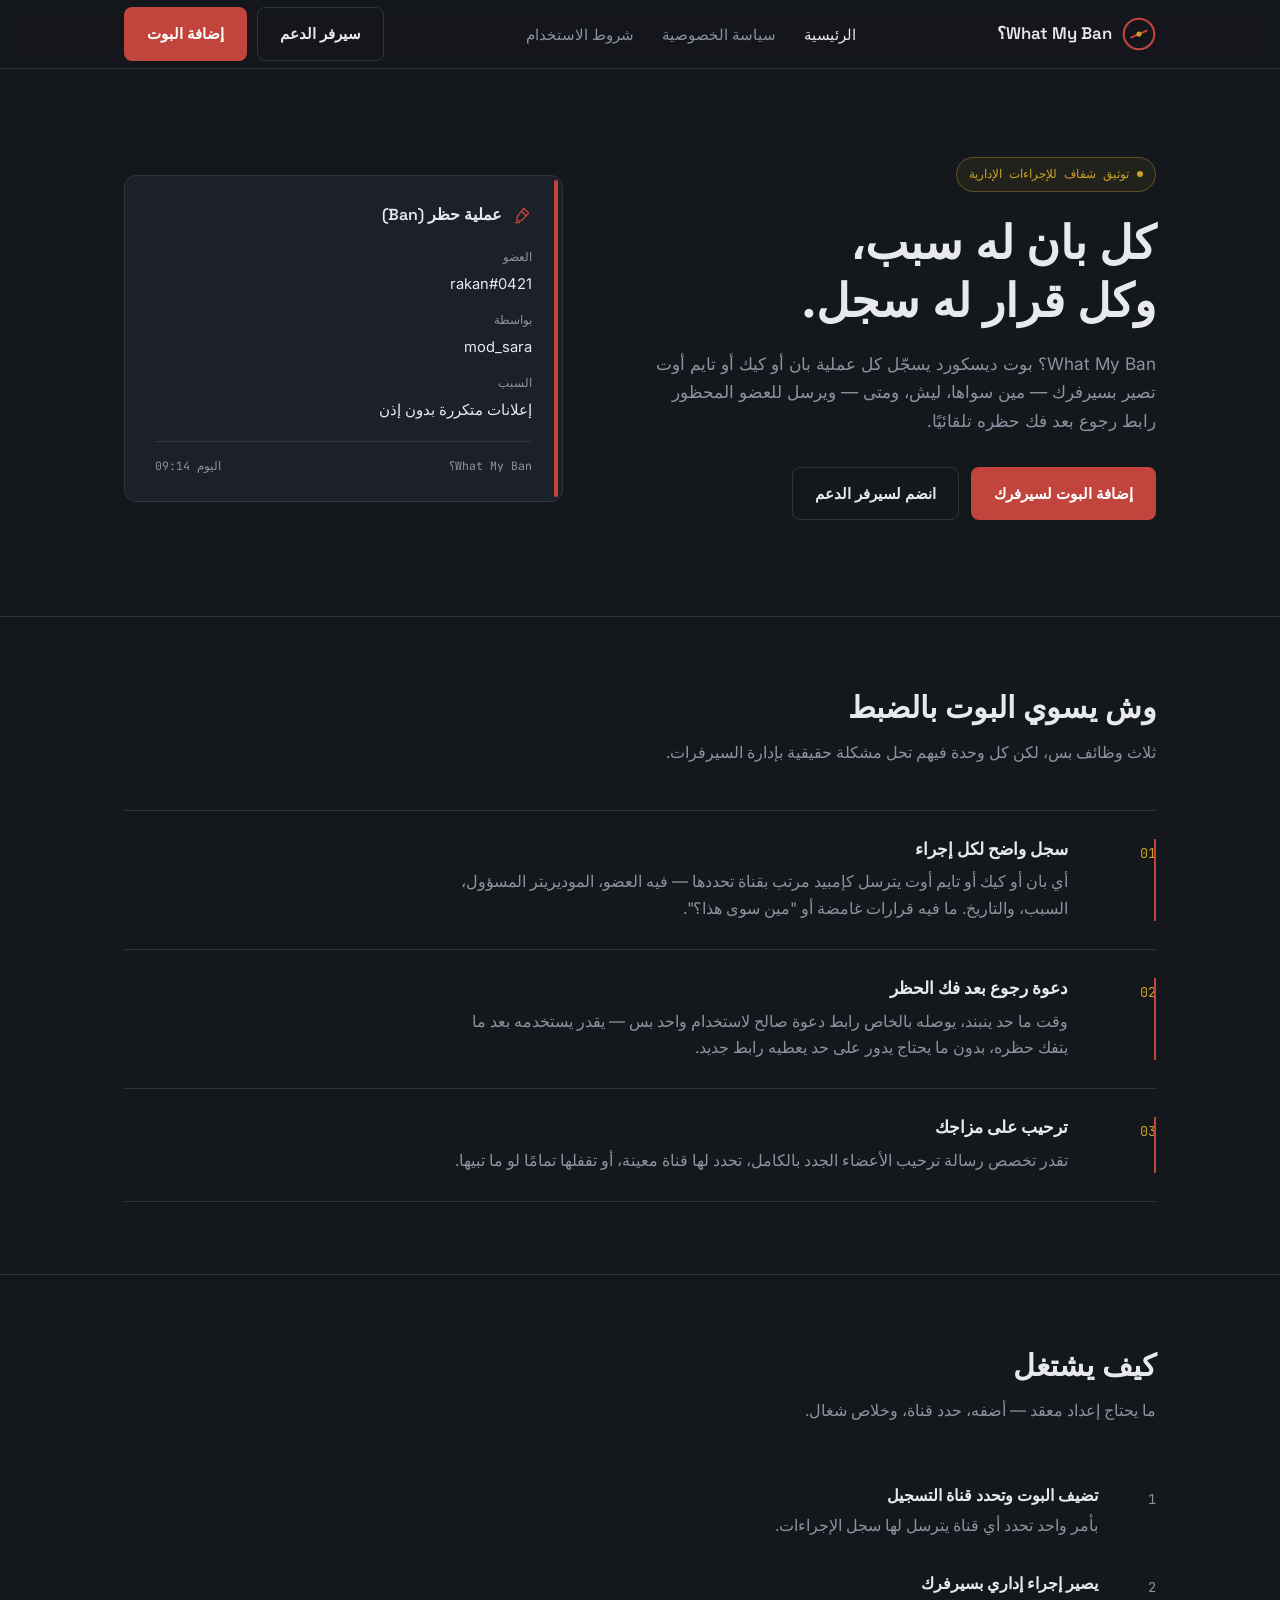
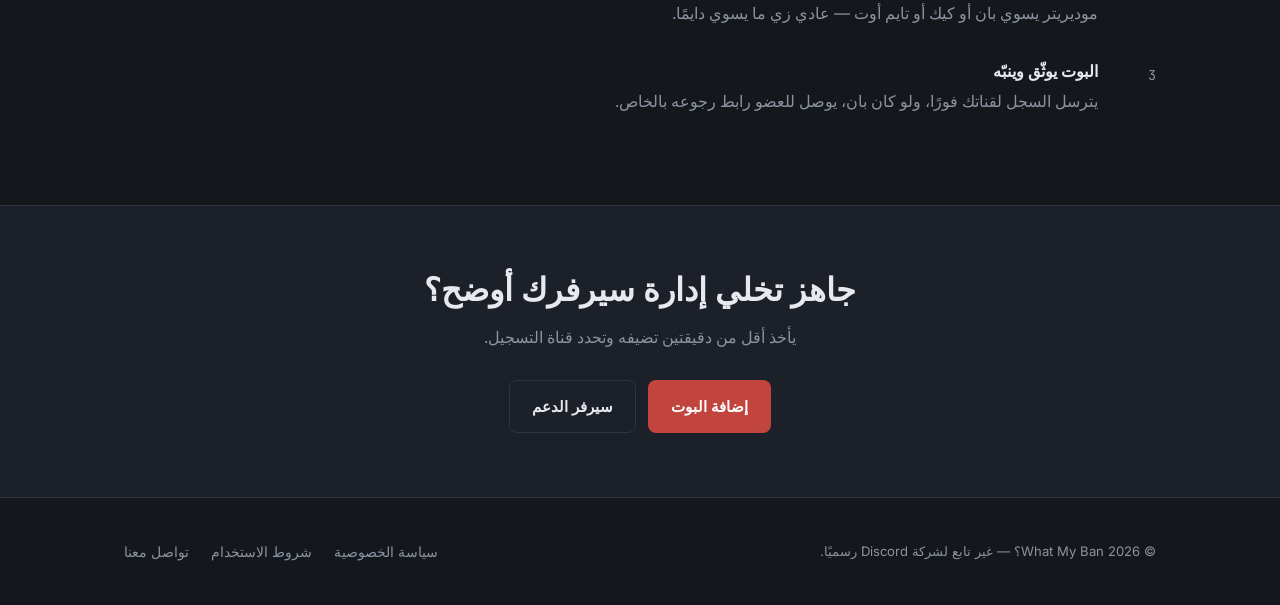
<file: index.html>
<!DOCTYPE html>
<html lang="ar" dir="rtl">
<head>
<meta charset="UTF-8">
<meta name="viewport" content="width=device-width, initial-scale=1.0">
<title>What My Ban؟ — بوت توثيق البان والكيك والتايم أوت لديسكورد</title>
<meta name="description" content="What My Ban؟ بوت ديسكورد يوثّق كل عملية بان أو كيك أو تايم أوت بسجل واضح، ويرسل للمحظورين دعوة رجوع بعد فك الحظر.">
<link rel="preconnect" href="https://fonts.googleapis.com">
<link rel="preconnect" href="https://fonts.gstatic.com" crossorigin>
<link href="https://fonts.googleapis.com/css2?family=Space+Grotesk:wght@500;600;700&family=Inter:wght@400;500;600&family=JetBrains+Mono:wght@400;500&display=swap" rel="stylesheet">
<link rel="stylesheet" href="css/style.css">
</head>
<body>

<!--
  ملاحظة: بدّل الرابطين اللي فيهم YOUR_ بروابط بوتك الفعلية.
  1) رابط سيرفر الدعم (Discord Invite)
  2) رابط إضافة البوت (OAuth2 - نفس اللي استخدمته وقت الدعوة لسيرفرك)
-->

<nav class="nav">
  <div class="container">
    <a href="index.html" class="brand">
      <svg class="brand-mark" viewBox="0 0 40 40" fill="none" xmlns="http://www.w3.org/2000/svg" aria-hidden="true">
        <circle cx="20" cy="20" r="18" stroke="#C1443D" stroke-width="2.5"/>
        <path d="M11 24L29 16" stroke="#C1443D" stroke-width="2.5" stroke-linecap="round"/>
        <circle cx="20" cy="20" r="3" fill="#C9A227"/>
      </svg>
      <span>What My Ban؟</span>
    </a>

    <ul class="nav-links">
      <li><a href="index.html" aria-current="page">الرئيسية</a></li>
      <li><a href="privacy.html">سياسة الخصوصية</a></li>
      <li><a href="terms.html">شروط الاستخدام</a></li>
    </ul>

    <div class="nav-actions">
      <a class="btn btn-ghost" href="https://discord.gg/YOUR_INVITE_CODE" target="_blank" rel="noopener">سيرفر الدعم</a>
      <a class="btn btn-primary" href="https://discord.com/api/oauth2/authorize?client_id=1549081601906974780&permissions=1101927424208&scope=bot%20applications.commands" target="_blank" rel="noopener">إضافة البوت</a>
      <button class="nav-toggle" aria-label="فتح القائمة" aria-expanded="false">
        <svg width="20" height="20" viewBox="0 0 24 24" fill="none"><path d="M4 6h16M4 12h16M4 18h16" stroke="currentColor" stroke-width="2" stroke-linecap="round"/></svg>
      </button>
    </div>
  </div>
</nav>

<header class="hero">
  <div class="container">
    <div>
      <span class="tag">توثيق شفاف للإجراءات الإدارية</span>
      <h1>كل بان له سبب،<br>وكل قرار له سجل.</h1>
      <p class="hero-lead">
        What My Ban؟ بوت ديسكورد يسجّل كل عملية بان أو كيك أو تايم أوت تصير بسيرفرك — مين سواها، ليش، ومتى —
        ويرسل للعضو المحظور رابط رجوع بعد فك حظره تلقائيًا.
      </p>
      <div class="hero-actions">
        <a class="btn btn-primary" href="https://discord.com/api/oauth2/authorize?client_id=1549081601906974780&permissions=1101927424208&scope=bot%20applications.commands" target="_blank" rel="noopener">
          إضافة البوت لسيرفرك
        </a>
        <a class="btn btn-ghost" href="https://discord.gg/YOUR_INVITE_CODE" target="_blank" rel="noopener">
          انضم لسيرفر الدعم
        </a>
      </div>
    </div>

    <div class="log-card" aria-hidden="true">
      <div class="log-card-inner">
        <div class="log-card-head">
          <svg class="log-card-icon" viewBox="0 0 24 24" fill="none"><path d="M14 4l6 6-8.5 8.5a2 2 0 01-1.4.6H6v-4a2 2 0 01.6-1.4L14 4z" stroke="currentColor" stroke-width="1.6" stroke-linejoin="round"/><path d="M11 7l6 6" stroke="currentColor" stroke-width="1.6"/><path d="M4 21h5" stroke="currentColor" stroke-width="1.6" stroke-linecap="round"/></svg>
          <span class="log-card-title">عملية حظر (Ban)</span>
        </div>
        <div class="log-field">
          <span class="log-field-label">العضو</span>
          <span class="log-field-value">rakan#0421</span>
        </div>
        <div class="log-field">
          <span class="log-field-label">بواسطة</span>
          <span class="log-field-value">mod_sara</span>
        </div>
        <div class="log-field">
          <span class="log-field-label">السبب</span>
          <span class="log-field-value">إعلانات متكررة بدون إذن</span>
        </div>
        <div class="log-card-foot">
          <span>What My Ban؟</span>
          <span>اليوم 09:14</span>
        </div>
      </div>
    </div>
  </div>
</header>

<section class="section" id="features">
  <div class="container">
    <div class="section-head">
      <h2>وش يسوي البوت بالضبط</h2>
      <p>ثلاث وظائف بس، لكن كل وحدة فيهم تحل مشكلة حقيقية بإدارة السيرفرات.</p>
    </div>

    <div class="feature-list">
      <div class="feature-row">
        <span class="feature-num">01</span>
        <div>
          <h3>سجل واضح لكل إجراء</h3>
          <p>أي بان أو كيك أو تايم أوت يترسل كإمبيد مرتب بقناة تحددها — فيه العضو، الموديريتر المسؤول، السبب، والتاريخ. ما فيه قرارات غامضة أو "مين سوى هذا؟".</p>
        </div>
      </div>
      <div class="feature-row">
        <span class="feature-num">02</span>
        <div>
          <h3>دعوة رجوع بعد فك الحظر</h3>
          <p>وقت ما حد ينبند، يوصله بالخاص رابط دعوة صالح لاستخدام واحد بس — يقدر يستخدمه بعد ما يتفك حظره، بدون ما يحتاج يدور على حد يعطيه رابط جديد.</p>
        </div>
      </div>
      <div class="feature-row">
        <span class="feature-num">03</span>
        <div>
          <h3>ترحيب على مزاجك</h3>
          <p>تقدر تخصص رسالة ترحيب الأعضاء الجدد بالكامل، تحدد لها قناة معينة، أو تقفلها تمامًا لو ما تبيها.</p>
        </div>
      </div>
    </div>
  </div>
</section>

<section class="section" id="how">
  <div class="container">
    <div class="section-head">
      <h2>كيف يشتغل</h2>
      <p>ما يحتاج إعداد معقد — أضفه، حدد قناة، وخلاص شغال.</p>
    </div>

    <div class="steps">
      <div class="step">
        <span class="step-index">1</span>
        <div>
          <h3>تضيف البوت وتحدد قناة التسجيل</h3>
          <p>بأمر واحد تحدد أي قناة يترسل لها سجل الإجراءات.</p>
        </div>
      </div>
      <div class="step">
        <span class="step-index">2</span>
        <div>
          <h3>يصير إجراء إداري بسيرفرك</h3>
          <p>موديريتر يسوي بان أو كيك أو تايم أوت — عادي زي ما يسوي دايمًا.</p>
        </div>
      </div>
      <div class="step">
        <span class="step-index">3</span>
        <div>
          <h3>البوت يوثّق وينبّه</h3>
          <p>يترسل السجل لقناتك فورًا، ولو كان بان، يوصل للعضو رابط رجوعه بالخاص.</p>
        </div>
      </div>
    </div>
  </div>
</section>

<section class="cta-band">
  <div class="container">
    <h2>جاهز تخلي إدارة سيرفرك أوضح؟</h2>
    <p>يأخذ أقل من دقيقتين تضيفه وتحدد قناة التسجيل.</p>
    <div class="cta-actions">
      <a class="btn btn-primary" href="https://discord.com/api/oauth2/authorize?client_id=YOUR_CLIENT_ID&permissions=1101927424208&scope=bot%20applications.commands" target="_blank" rel="noopener">إضافة البوت</a>
      <a class="btn btn-ghost" href="https://discord.gg/YOUR_INVITE_CODE" target="_blank" rel="noopener">سيرفر الدعم</a>
    </div>
  </div>
</section>

<footer class="footer">
  <div class="container">
    <span class="footer-note">© 2026 What My Ban؟ — غير تابع لشركة Discord رسميًا.</span>
    <ul class="footer-links">
      <li><a href="privacy.html">سياسة الخصوصية</a></li>
      <li><a href="terms.html">شروط الاستخدام</a></li>
      <li><a href="https://discord.gg/YOUR_INVITE_CODE" target="_blank" rel="noopener">تواصل معنا</a></li>
    </ul>
  </div>
</footer>

<script src="js/main.js"></script>
</body>
</html>
</file>
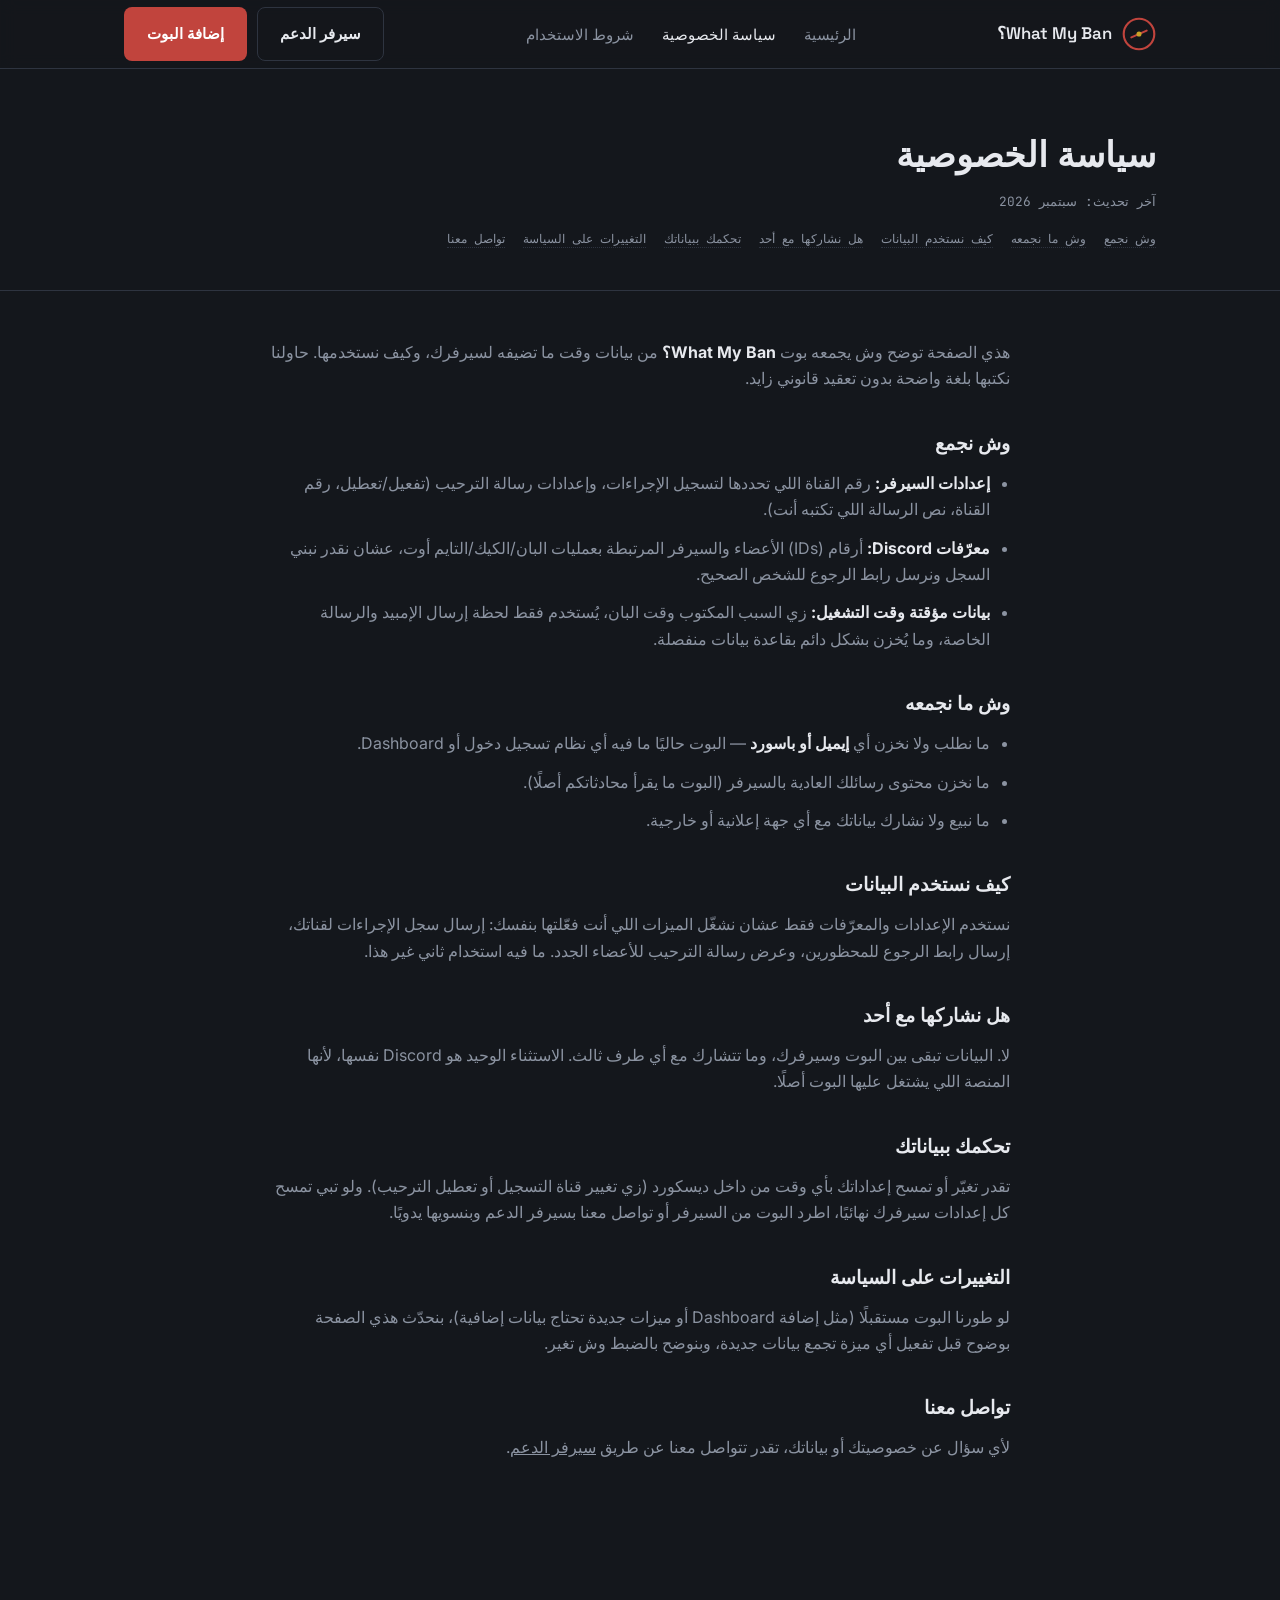
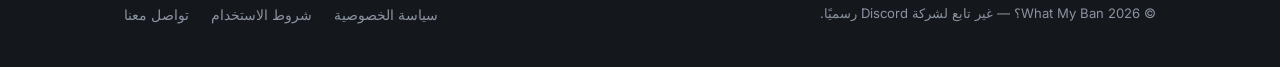
<file: privacy.html>
<!DOCTYPE html>
<html lang="ar" dir="rtl">
<head>
<meta charset="UTF-8">
<meta name="viewport" content="width=device-width, initial-scale=1.0">
<title>سياسة الخصوصية — What My Ban؟</title>
<meta name="description" content="سياسة الخصوصية لبوت What My Ban؟: وش نجمع، وش ما نجمع، ووين تروح بياناتك.">
<link rel="preconnect" href="https://fonts.googleapis.com">
<link rel="preconnect" href="https://fonts.gstatic.com" crossorigin>
<link href="https://fonts.googleapis.com/css2?family=Space+Grotesk:wght@500;600;700&family=Inter:wght@400;500;600&family=JetBrains+Mono:wght@400;500&display=swap" rel="stylesheet">
<link rel="stylesheet" href="css/style.css">
</head>
<body>

<nav class="nav">
  <div class="container">
    <a href="index.html" class="brand">
      <svg class="brand-mark" viewBox="0 0 40 40" fill="none" xmlns="http://www.w3.org/2000/svg" aria-hidden="true">
        <circle cx="20" cy="20" r="18" stroke="#C1443D" stroke-width="2.5"/>
        <path d="M11 24L29 16" stroke="#C1443D" stroke-width="2.5" stroke-linecap="round"/>
        <circle cx="20" cy="20" r="3" fill="#C9A227"/>
      </svg>
      <span>What My Ban؟</span>
    </a>

    <ul class="nav-links">
      <li><a href="index.html">الرئيسية</a></li>
      <li><a href="privacy.html" aria-current="page">سياسة الخصوصية</a></li>
      <li><a href="terms.html">شروط الاستخدام</a></li>
    </ul>

    <div class="nav-actions">
      <a class="btn btn-ghost" href="https://discord.gg/bEDGwnkTt9" target="_blank" rel="noopener">سيرفر الدعم</a>
      <a class="btn btn-primary" href="https://discord.com/api/oauth2/authorize?client_id=1549081601906974780&permissions=1101927424208&scope=bot%20applications.commands" target="_blank" rel="noopener">إضافة البوت</a>
      <button class="nav-toggle" aria-label="فتح القائمة" aria-expanded="false">
        <svg width="20" height="20" viewBox="0 0 24 24" fill="none"><path d="M4 6h16M4 12h16M4 18h16" stroke="currentColor" stroke-width="2" stroke-linecap="round"/></svg>
      </button>
    </div>
  </div>
</nav>

<header class="legal-hero">
  <div class="container">
    <h1>سياسة الخصوصية</h1>
    <span class="legal-updated">آخر تحديث: سبتمبر 2026</span>
    <ul class="legal-toc">
      <li><a href="#collect">وش نجمع</a></li>
      <li><a href="#not-collect">وش ما نجمعه</a></li>
      <li><a href="#use">كيف نستخدم البيانات</a></li>
      <li><a href="#share">هل نشاركها مع أحد</a></li>
      <li><a href="#control">تحكمك ببياناتك</a></li>
      <li><a href="#changes">التغييرات على السياسة</a></li>
      <li><a href="#contact">تواصل معنا</a></li>
    </ul>
  </div>
</header>

<main class="container legal-body">
  <p>هذي الصفحة توضح وش يجمعه بوت <strong>What My Ban؟</strong> من بيانات وقت ما تضيفه لسيرفرك، وكيف نستخدمها. حاولنا نكتبها بلغة واضحة بدون تعقيد قانوني زايد.</p>

  <h2 id="collect">وش نجمع</h2>
  <ul>
    <li><strong>إعدادات السيرفر:</strong> رقم القناة اللي تحددها لتسجيل الإجراءات، وإعدادات رسالة الترحيب (تفعيل/تعطيل، رقم القناة، نص الرسالة اللي تكتبه أنت).</li>
    <li><strong>معرّفات Discord:</strong> أرقام (IDs) الأعضاء والسيرفر المرتبطة بعمليات البان/الكيك/التايم أوت، عشان نقدر نبني السجل ونرسل رابط الرجوع للشخص الصحيح.</li>
    <li><strong>بيانات مؤقتة وقت التشغيل:</strong> زي السبب المكتوب وقت البان، يُستخدم فقط لحظة إرسال الإمبيد والرسالة الخاصة، وما يُخزن بشكل دائم بقاعدة بيانات منفصلة.</li>
  </ul>

  <h2 id="not-collect">وش ما نجمعه</h2>
  <ul>
    <li>ما نطلب ولا نخزن أي <strong>إيميل أو باسورد</strong> — البوت حاليًا ما فيه أي نظام تسجيل دخول أو Dashboard.</li>
    <li>ما نخزن محتوى رسائلك العادية بالسيرفر (البوت ما يقرأ محادثاتكم أصلًا).</li>
    <li>ما نبيع ولا نشارك بياناتك مع أي جهة إعلانية أو خارجية.</li>
  </ul>

  <h2 id="use">كيف نستخدم البيانات</h2>
  <p>نستخدم الإعدادات والمعرّفات فقط عشان نشغّل الميزات اللي أنت فعّلتها بنفسك: إرسال سجل الإجراءات لقناتك، إرسال رابط الرجوع للمحظورين، وعرض رسالة الترحيب للأعضاء الجدد. ما فيه استخدام ثاني غير هذا.</p>

  <h2 id="share">هل نشاركها مع أحد</h2>
  <p>لا. البيانات تبقى بين البوت وسيرفرك، وما تتشارك مع أي طرف ثالث. الاستثناء الوحيد هو Discord نفسها، لأنها المنصة اللي يشتغل عليها البوت أصلًا.</p>

  <h2 id="control">تحكمك ببياناتك</h2>
  <p>تقدر تغيّر أو تمسح إعداداتك بأي وقت من داخل ديسكورد (زي تغيير قناة التسجيل أو تعطيل الترحيب). ولو تبي تمسح كل إعدادات سيرفرك نهائيًا، اطرد البوت من السيرفر أو تواصل معنا بسيرفر الدعم وبنسويها يدويًا.</p>

  <h2 id="changes">التغييرات على السياسة</h2>
  <p>لو طورنا البوت مستقبلًا (مثل إضافة Dashboard أو ميزات جديدة تحتاج بيانات إضافية)، بنحدّث هذي الصفحة بوضوح قبل تفعيل أي ميزة تجمع بيانات جديدة، وبنوضح بالضبط وش تغير.</p>

  <h2 id="contact">تواصل معنا</h2>
  <p>لأي سؤال عن خصوصيتك أو بياناتك، تقدر تتواصل معنا عن طريق <a href="https://discord.gg/bEDGwnkTt9" target="_blank" rel="noopener">سيرفر الدعم</a>.</p>
</main>

<footer class="footer">
  <div class="container">
    <span class="footer-note">© 2026 What My Ban؟ — غير تابع لشركة Discord رسميًا.</span>
    <ul class="footer-links">
      <li><a href="privacy.html">سياسة الخصوصية</a></li>
      <li><a href="terms.html">شروط الاستخدام</a></li>
      <li><a href="https://discord.gg/YOUR_INVITE_CODE" target="_blank" rel="noopener">تواصل معنا</a></li>
    </ul>
  </div>
</footer>

<script src="js/main.js"></script>
</body>
</html>
</file>
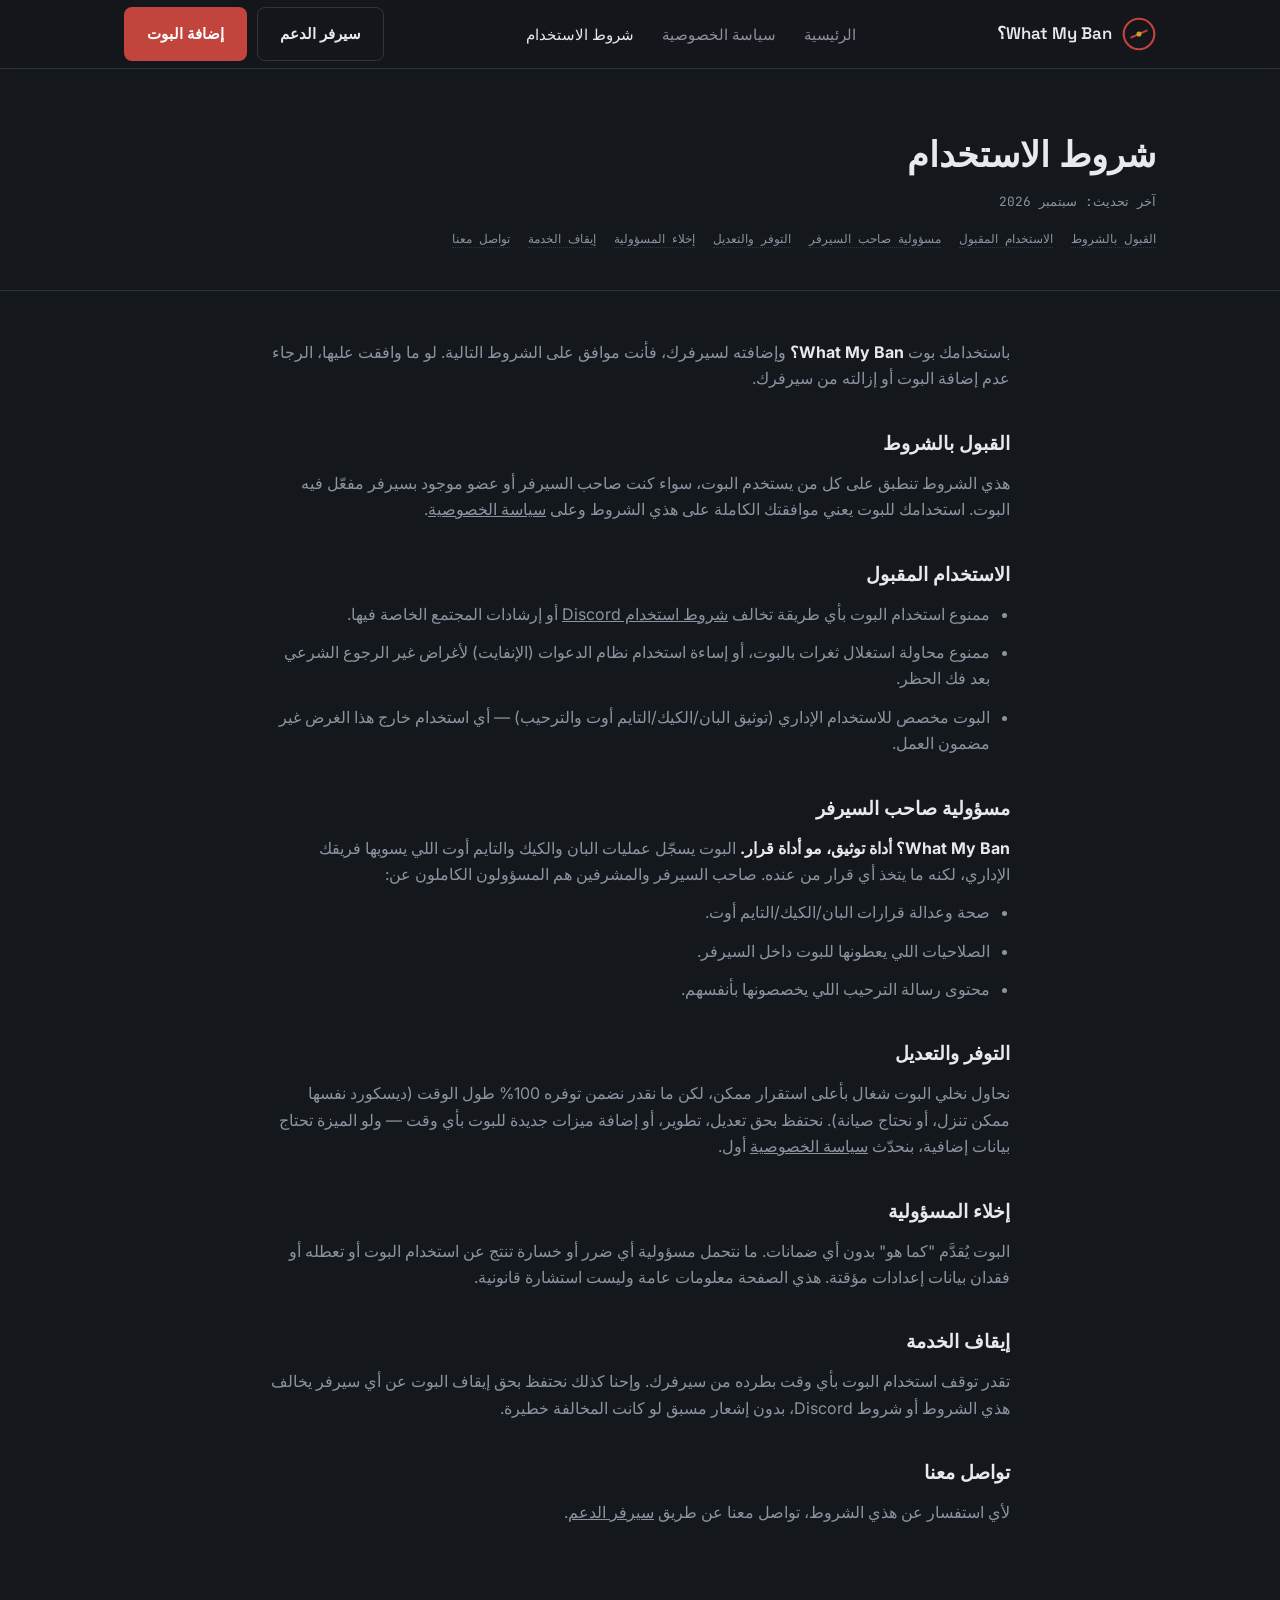
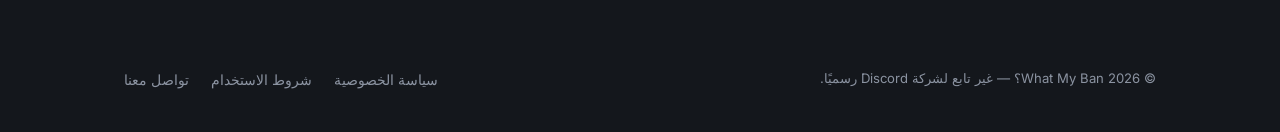
<file: terms.html>
<!DOCTYPE html>
<html lang="ar" dir="rtl">
<head>
<meta charset="UTF-8">
<meta name="viewport" content="width=device-width, initial-scale=1.0">
<title>شروط الاستخدام — What My Ban؟</title>
<meta name="description" content="شروط استخدام بوت What My Ban؟ لديسكورد.">
<link rel="preconnect" href="https://fonts.googleapis.com">
<link rel="preconnect" href="https://fonts.gstatic.com" crossorigin>
<link href="https://fonts.googleapis.com/css2?family=Space+Grotesk:wght@500;600;700&family=Inter:wght@400;500;600&family=JetBrains+Mono:wght@400;500&display=swap" rel="stylesheet">
<link rel="stylesheet" href="css/style.css">
</head>
<body>

<nav class="nav">
  <div class="container">
    <a href="index.html" class="brand">
      <svg class="brand-mark" viewBox="0 0 40 40" fill="none" xmlns="http://www.w3.org/2000/svg" aria-hidden="true">
        <circle cx="20" cy="20" r="18" stroke="#C1443D" stroke-width="2.5"/>
        <path d="M11 24L29 16" stroke="#C1443D" stroke-width="2.5" stroke-linecap="round"/>
        <circle cx="20" cy="20" r="3" fill="#C9A227"/>
      </svg>
      <span>What My Ban؟</span>
    </a>

    <ul class="nav-links">
      <li><a href="index.html">الرئيسية</a></li>
      <li><a href="privacy.html">سياسة الخصوصية</a></li>
      <li><a href="terms.html" aria-current="page">شروط الاستخدام</a></li>
    </ul>

    <div class="nav-actions">
      <a class="btn btn-ghost" href="https://discord.gg/bEDGwnkTt9" target="_blank" rel="noopener">سيرفر الدعم</a>
      <a class="btn btn-primary" href="https://discord.com/api/oauth2/authorize?client_id=1549081601906974780&permissions=1101927424208&scope=bot%20applications.commands" target="_blank" rel="noopener">إضافة البوت</a>
      <button class="nav-toggle" aria-label="فتح القائمة" aria-expanded="false">
        <svg width="20" height="20" viewBox="0 0 24 24" fill="none"><path d="M4 6h16M4 12h16M4 18h16" stroke="currentColor" stroke-width="2" stroke-linecap="round"/></svg>
      </button>
    </div>
  </div>
</nav>

<header class="legal-hero">
  <div class="container">
    <h1>شروط الاستخدام</h1>
    <span class="legal-updated">آخر تحديث: سبتمبر 2026</span>
    <ul class="legal-toc">
      <li><a href="#acceptance">القبول بالشروط</a></li>
      <li><a href="#use">الاستخدام المقبول</a></li>
      <li><a href="#responsibility">مسؤولية صاحب السيرفر</a></li>
      <li><a href="#availability">التوفر والتعديل</a></li>
      <li><a href="#warranty">إخلاء المسؤولية</a></li>
      <li><a href="#termination">إيقاف الخدمة</a></li>
      <li><a href="#contact">تواصل معنا</a></li>
    </ul>
  </div>
</header>

<main class="container legal-body">
  <p>باستخدامك بوت <strong>What My Ban؟</strong> وإضافته لسيرفرك، فأنت موافق على الشروط التالية. لو ما وافقت عليها، الرجاء عدم إضافة البوت أو إزالته من سيرفرك.</p>

  <h2 id="acceptance">القبول بالشروط</h2>
  <p>هذي الشروط تنطبق على كل من يستخدم البوت، سواء كنت صاحب السيرفر أو عضو موجود بسيرفر مفعّل فيه البوت. استخدامك للبوت يعني موافقتك الكاملة على هذي الشروط وعلى <a href="privacy.html">سياسة الخصوصية</a>.</p>

  <h2 id="use">الاستخدام المقبول</h2>
  <ul>
    <li>ممنوع استخدام البوت بأي طريقة تخالف <a href="https://discord.com/terms" target="_blank" rel="noopener">شروط استخدام Discord</a> أو إرشادات المجتمع الخاصة فيها.</li>
    <li>ممنوع محاولة استغلال ثغرات بالبوت، أو إساءة استخدام نظام الدعوات (الإنفايت) لأغراض غير الرجوع الشرعي بعد فك الحظر.</li>
    <li>البوت مخصص للاستخدام الإداري (توثيق البان/الكيك/التايم أوت والترحيب) — أي استخدام خارج هذا الغرض غير مضمون العمل.</li>
  </ul>

  <h2 id="responsibility">مسؤولية صاحب السيرفر</h2>
  <p><strong>What My Ban؟ أداة توثيق، مو أداة قرار.</strong> البوت يسجّل عمليات البان والكيك والتايم أوت اللي يسويها فريقك الإداري، لكنه ما يتخذ أي قرار من عنده. صاحب السيرفر والمشرفين هم المسؤولون الكاملون عن:</p>
  <ul>
    <li>صحة وعدالة قرارات البان/الكيك/التايم أوت.</li>
    <li>الصلاحيات اللي يعطونها للبوت داخل السيرفر.</li>
    <li>محتوى رسالة الترحيب اللي يخصصونها بأنفسهم.</li>
  </ul>

  <h2 id="availability">التوفر والتعديل</h2>
  <p>نحاول نخلي البوت شغال بأعلى استقرار ممكن، لكن ما نقدر نضمن توفره 100% طول الوقت (ديسكورد نفسها ممكن تنزل، أو نحتاج صيانة). نحتفظ بحق تعديل، تطوير، أو إضافة ميزات جديدة للبوت بأي وقت — ولو الميزة تحتاج بيانات إضافية، بنحدّث <a href="privacy.html">سياسة الخصوصية</a> أول.</p>

  <h2 id="warranty">إخلاء المسؤولية</h2>
  <p>البوت يُقدَّم "كما هو" بدون أي ضمانات. ما نتحمل مسؤولية أي ضرر أو خسارة تنتج عن استخدام البوت أو تعطله أو فقدان بيانات إعدادات مؤقتة. هذي الصفحة معلومات عامة وليست استشارة قانونية.</p>

  <h2 id="termination">إيقاف الخدمة</h2>
  <p>تقدر توقف استخدام البوت بأي وقت بطرده من سيرفرك. وإحنا كذلك نحتفظ بحق إيقاف البوت عن أي سيرفر يخالف هذي الشروط أو شروط Discord، بدون إشعار مسبق لو كانت المخالفة خطيرة.</p>

  <h2 id="contact">تواصل معنا</h2>
  <p>لأي استفسار عن هذي الشروط، تواصل معنا عن طريق <a href="https://discord.gg/bEDGwnkTt9" target="_blank" rel="noopener">سيرفر الدعم</a>.</p>
</main>

<footer class="footer">
  <div class="container">
    <span class="footer-note">© 2026 What My Ban؟ — غير تابع لشركة Discord رسميًا.</span>
    <ul class="footer-links">
      <li><a href="privacy.html">سياسة الخصوصية</a></li>
      <li><a href="terms.html">شروط الاستخدام</a></li>
      <li><a href="https://discord.gg/bEDGwnkTt9" target="_blank" rel="noopener">تواصل معنا</a></li>
    </ul>
  </div>
</footer>

<script src="js/main.js"></script>
</body>
</html>
</file>
<file: css/style.css>
/* ===== Tokens ===== */
:root {
  --bg: #14171c;
  --surface: #1c2028;
  --surface-raised: #232833;
  --border: #2e3440;
  --text: #e7e9ee;
  --text-muted: #8b93a1;
  --accent: #c1443d;
  --accent-hover: #d95b53;
  --accent-gold: #c9a227;

  --font-display: 'Space Grotesk', 'Segoe UI', Tahoma, sans-serif;
  --font-body: 'Inter', 'Segoe UI', Tahoma, sans-serif;
  --font-mono: 'JetBrains Mono', 'Courier New', monospace;

  --max-width: 1080px;
}

* { box-sizing: border-box; }

html {
  scroll-behavior: smooth;
}

body {
  margin: 0;
  background: var(--bg);
  color: var(--text);
  font-family: var(--font-body);
  line-height: 1.65;
  -webkit-font-smoothing: antialiased;
}

h1, h2, h3 {
  font-family: var(--font-display);
  line-height: 1.25;
  margin: 0;
}

p { margin: 0 0 1em; color: var(--text-muted); }

a { color: inherit; }

img, svg { display: block; max-width: 100%; }

.container {
  max-width: var(--max-width);
  margin: 0 auto;
  padding: 0 24px;
}

:focus-visible {
  outline: 2px solid var(--accent-gold);
  outline-offset: 3px;
}

@media (prefers-reduced-motion: reduce) {
  * { animation: none !important; transition: none !important; scroll-behavior: auto !important; }
}

/* ===== Buttons ===== */
.btn {
  display: inline-flex;
  align-items: center;
  gap: 8px;
  padding: 13px 22px;
  border-radius: 8px;
  font-family: var(--font-body);
  font-weight: 600;
  font-size: 0.95rem;
  text-decoration: none;
  border: 1px solid transparent;
  cursor: pointer;
  transition: background-color 0.15s ease, border-color 0.15s ease, transform 0.1s ease;
}

.btn:active { transform: translateY(1px); }

.btn-primary {
  background: var(--accent);
  color: #fff;
}
.btn-primary:hover { background: var(--accent-hover); }

.btn-ghost {
  background: transparent;
  color: var(--text);
  border-color: var(--border);
}
.btn-ghost:hover { border-color: var(--text-muted); }

.btn-icon { width: 18px; height: 18px; flex-shrink: 0; }

/* ===== Navbar ===== */
.nav {
  border-bottom: 1px solid var(--border);
  position: sticky;
  top: 0;
  background: rgba(20, 23, 28, 0.9);
  backdrop-filter: blur(8px);
  z-index: 50;
}

.nav .container {
  display: flex;
  align-items: center;
  justify-content: space-between;
  height: 68px;
  gap: 24px;
}

.brand {
  display: flex;
  align-items: center;
  gap: 10px;
  text-decoration: none;
  color: var(--text);
  font-family: var(--font-display);
  font-weight: 600;
  font-size: 1.05rem;
  white-space: nowrap;
}

.brand-mark {
  width: 34px;
  height: 34px;
  flex-shrink: 0;
}

.nav-links {
  display: flex;
  align-items: center;
  gap: 28px;
  list-style: none;
  margin: 0;
  padding: 0;
}

.nav-links a {
  text-decoration: none;
  color: var(--text-muted);
  font-size: 0.93rem;
  transition: color 0.15s ease;
}
.nav-links a:hover,
.nav-links a[aria-current="page"] { color: var(--text); }

.nav-actions {
  display: flex;
  align-items: center;
  gap: 10px;
}

.nav-toggle {
  display: none;
  background: none;
  border: 1px solid var(--border);
  border-radius: 6px;
  width: 40px;
  height: 40px;
  color: var(--text);
  cursor: pointer;
}

@media (max-width: 860px) {
  .nav-links { display: none; }
  .nav-actions .btn-ghost { display: none; }
  .nav-toggle { display: inline-flex; align-items: center; justify-content: center; }

  .nav.is-open .nav-links {
    display: flex;
    flex-direction: column;
    align-items: stretch;
    gap: 0;
    position: absolute;
    top: 68px;
    inset-inline: 0;
    background: var(--surface);
    border-bottom: 1px solid var(--border);
    padding: 8px 24px 16px;
  }
  .nav.is-open .nav-links a { padding: 12px 0; border-bottom: 1px solid var(--border); }
  .nav.is-open .nav-links a:last-child { border-bottom: none; }
  .nav.is-open .nav-actions .btn-ghost { display: inline-flex; }
}

/* ===== Hero ===== */
.hero {
  padding: 88px 0 96px;
}

.hero .container {
  display: grid;
  grid-template-columns: 1.1fr 0.9fr;
  gap: 56px;
  align-items: center;
}

@media (max-width: 860px) {
  .hero .container { grid-template-columns: 1fr; }
  .hero { padding: 56px 0 64px; }
}

.tag {
  display: inline-flex;
  align-items: center;
  gap: 8px;
  font-family: var(--font-mono);
  font-size: 0.78rem;
  color: var(--accent-gold);
  border: 1px solid rgba(201, 162, 39, 0.35);
  background: rgba(201, 162, 39, 0.08);
  padding: 6px 12px;
  border-radius: 999px;
  margin-bottom: 22px;
}

.tag::before {
  content: '';
  width: 6px;
  height: 6px;
  border-radius: 50%;
  background: var(--accent-gold);
}

.hero h1 {
  font-size: clamp(2rem, 4vw, 2.9rem);
  color: var(--text);
  max-width: 15ch;
  margin-bottom: 20px;
}

.hero-lead {
  font-size: 1.08rem;
  max-width: 46ch;
  margin-bottom: 32px;
}

.hero-actions {
  display: flex;
  flex-wrap: wrap;
  gap: 12px;
}

/* ===== Log card mockup (mirrors the bot's real embed) ===== */
.log-card {
  background: var(--surface);
  border: 1px solid var(--border);
  border-radius: 12px;
  padding: 4px;
  position: relative;
}

.log-card::before {
  content: '';
  position: absolute;
  top: 4px;
  bottom: 4px;
  right: 4px;
  width: 4px;
  border-radius: 4px;
  background: var(--accent);
}

.log-card-inner { padding: 22px 26px; }

.log-card-head {
  display: flex;
  align-items: center;
  gap: 10px;
  margin-bottom: 18px;
}

.log-card-icon {
  width: 20px;
  height: 20px;
  color: var(--accent);
  flex-shrink: 0;
}

.log-card-title {
  font-family: var(--font-display);
  font-weight: 600;
  font-size: 1rem;
}

.log-field { margin-bottom: 14px; }
.log-field:last-child { margin-bottom: 0; }

.log-field-label {
  font-family: var(--font-mono);
  font-size: 0.72rem;
  color: var(--text-muted);
  display: block;
  margin-bottom: 4px;
}

.log-field-value {
  font-size: 0.92rem;
  color: var(--text);
}

.log-field-value .muted { color: var(--text-muted); }

.log-card-foot {
  margin-top: 18px;
  padding-top: 14px;
  border-top: 1px solid var(--border);
  font-family: var(--font-mono);
  font-size: 0.72rem;
  color: var(--text-muted);
  display: flex;
  justify-content: space-between;
}

/* ===== Section shell ===== */
.section {
  padding: 72px 0;
  border-top: 1px solid var(--border);
}

.section-head {
  max-width: 56ch;
  margin-bottom: 44px;
}

.section-head h2 {
  font-size: clamp(1.5rem, 3vw, 1.9rem);
  margin-bottom: 12px;
}

/* ===== Feature list (case-log rows, not generic cards) ===== */
.feature-list {
  display: flex;
  flex-direction: column;
  border-top: 1px solid var(--border);
}

.feature-row {
  display: grid;
  grid-template-columns: 64px 1fr;
  gap: 24px;
  padding: 28px 0;
  border-bottom: 1px solid var(--border);
  position: relative;
}

.feature-row::before {
  content: '';
  position: absolute;
  right: 0;
  top: 28px;
  bottom: 28px;
  width: 2px;
  background: var(--accent);
}

.feature-num {
  font-family: var(--font-mono);
  font-size: 0.85rem;
  color: var(--accent-gold);
  padding-top: 3px;
}

.feature-row h3 {
  font-size: 1.08rem;
  margin-bottom: 8px;
}

.feature-row p { margin: 0; max-width: 62ch; }

/* ===== How it works ===== */
.steps {
  display: flex;
  flex-direction: column;
  gap: 0;
}

.step {
  display: grid;
  grid-template-columns: 40px 1fr;
  gap: 18px;
  padding: 18px 0;
}

.step-index {
  font-family: var(--font-mono);
  font-size: 0.85rem;
  color: var(--text-muted);
  padding-top: 2px;
}

.step h3 { font-size: 1rem; margin-bottom: 6px; }
.step p { margin: 0; }

/* ===== CTA band ===== */
.cta-band {
  background: var(--surface);
  border-top: 1px solid var(--border);
  border-bottom: 1px solid var(--border);
  padding: 64px 0;
  text-align: center;
}

.cta-band h2 {
  font-size: clamp(1.5rem, 3vw, 2rem);
  margin-bottom: 14px;
}

.cta-band p {
  max-width: 50ch;
  margin: 0 auto 30px;
}

.cta-actions {
  display: flex;
  justify-content: center;
  flex-wrap: wrap;
  gap: 12px;
}

/* ===== Footer ===== */
.footer {
  padding: 40px 0;
}

.footer .container {
  display: flex;
  flex-wrap: wrap;
  align-items: center;
  justify-content: space-between;
  gap: 16px;
}

.footer-links {
  display: flex;
  gap: 22px;
  list-style: none;
  padding: 0;
  margin: 0;
}

.footer-links a {
  text-decoration: none;
  color: var(--text-muted);
  font-size: 0.88rem;
}
.footer-links a:hover { color: var(--text); }

.footer-note {
  font-size: 0.82rem;
  color: var(--text-muted);
}

/* ===== Legal pages (privacy / terms) ===== */
.legal-hero {
  padding: 64px 0 40px;
  border-bottom: 1px solid var(--border);
}

.legal-hero h1 {
  font-size: clamp(1.7rem, 3.4vw, 2.2rem);
  margin-bottom: 10px;
}

.legal-updated {
  font-family: var(--font-mono);
  font-size: 0.8rem;
  color: var(--text-muted);
}

.legal-body {
  padding: 48px 0 88px;
  max-width: 74ch;
  margin: 0 auto;
}

.legal-body h2 {
  font-size: 1.2rem;
  margin: 40px 0 14px;
}

.legal-body h2:first-child { margin-top: 0; }

.legal-body p, .legal-body li {
  color: var(--text-muted);
  margin-bottom: 12px;
}

.legal-body ul { padding-inline-start: 20px; margin: 0 0 16px; }

.legal-body strong { color: var(--text); }

.legal-toc {
  display: flex;
  flex-wrap: wrap;
  gap: 8px 18px;
  padding: 16px 0 0;
  margin: 0;
  list-style: none;
  font-family: var(--font-mono);
  font-size: 0.78rem;
}

.legal-toc a {
  text-decoration: none;
  color: var(--text-muted);
  border-bottom: 1px dotted var(--border);
}
.legal-toc a:hover { color: var(--accent-gold); }
</file>
